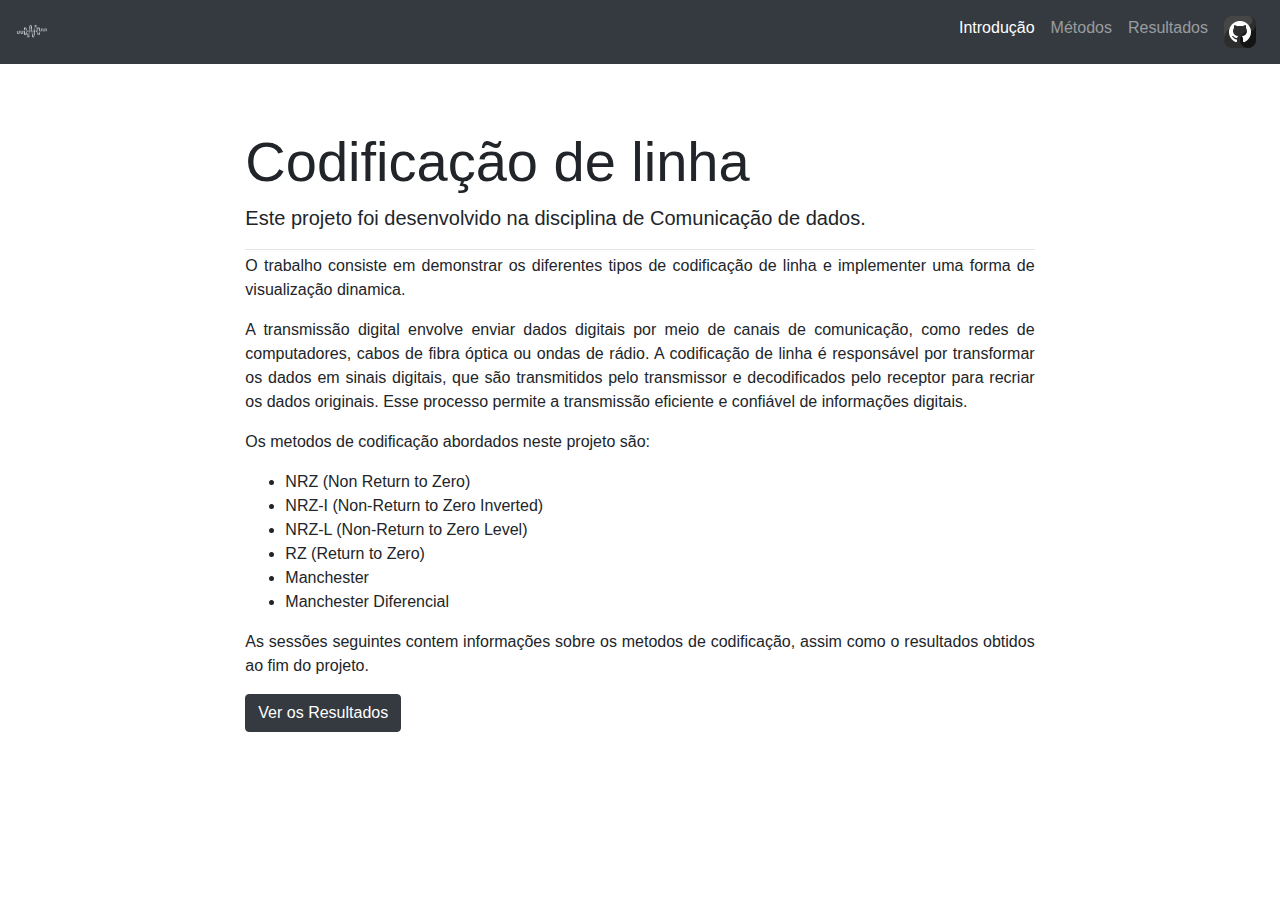
<file: index.html>
<!DOCTYPE html>
<html lang="pt-BR">

<head>
    <meta charset="UTF-8">
    <meta http-equiv="X-UA-Compatible" content="IE=edge">
    <meta name="viewport" content="width=device-width, initial-scale=1.0">
    <title>Modulação digital</title>
    <link rel="stylesheet" href="./assets/css/style.css">
    <link rel="icon" type="image/png" href="./assets/images/logo-wave.png" />

    <link rel="stylesheet" href="https://cdn.jsdelivr.net/npm/bootstrap@4.0.0/dist/css/bootstrap.min.css"
        integrity="sha384-Gn5384xqQ1aoWXA+058RXPxPg6fy4IWvTNh0E263XmFcJlSAwiGgFAW/dAiS6JXm" crossorigin="anonymous">
</head>

<body>
    <!-- Navbar-->
    <nav class="navbar navbar-expand-lg navbar-dark bg-dark sticky-top">
        <nav>
            <a class="navbar-brand" href="#">
                <img src="./assets/images/logo-white.png" width="30" class="d-inline-block align-top" alt="" style="margin: 1px;">
            </a>
        </nav>

        <button class="navbar-toggler" type="button" data-toggle="collapse" data-target="#navbarNavDropdown"
            aria-controls="navbarNavDropdown" aria-expanded="false" aria-label="Toggle navigation">
            <span class="navbar-toggler-icon"></span>
        </button>

        <div class="collapse navbar-collapse justify-content-end" id="navbarNavDropdown">
            <ul class="navbar-nav">
                <li class="nav-item active">
                    <a class="nav-link" href="index.html">Introdução</a>
                </li>
                <li class="nav-item">
                    <a class="nav-link" href="metodos.html">Métodos</a>
                </li>
                <li class="nav-item">
                    <a class="nav-link" href="resultados.html">Resultados</a>
                </li>
                 <li class="nav-item active">
                    <a href="https://github.com/ErikHenrique09/projetocdd" class="nav-link">
                        <img src="./assets/images/github (1).png" alt="github">
                    </a>
                </li>
            </ul>
        </div>
    </nav>

    <!-- Conteudo da pagina -->
    <div class="d-flex justify-content-center">
        <div class="jumbotron col-lg-8" style="background: white">
            <h1 class="display-4">Codificação de linha</h1>
            <p class="lead">Este projeto foi desenvolvido na disciplina de Comunicação de dados.</p>
            <hr class="my-1">
            <p>
                O trabalho consiste em demonstrar os diferentes tipos de codificação de linha e implementer
                uma forma de visualização dinamica.
            </p>
            <p>
                A transmissão digital envolve enviar dados digitais por meio de canais de comunicação, como
                redes de computadores, cabos de fibra óptica ou ondas de rádio. A codificação de linha é
                responsável por transformar os dados em sinais digitais, que são transmitidos pelo transmissor
                e decodificados pelo receptor para recriar os dados originais. Esse processo permite a
                transmissão eficiente e confiável de informações digitais.
            </p>
            <p>
                Os metodos de codificação abordados neste projeto são:
            </p>
            <ul>
                <li>NRZ (Non Return to Zero)</li>
                <li>NRZ-I (Non-Return to Zero Inverted)</li>
                <li>NRZ-L (Non-Return to Zero Level)</li>
                <li>RZ (Return to Zero)</li>
                <li>Manchester</li>
                <li>Manchester Diferencial</li>
            </ul>
            <p>
                As sessões seguintes contem informações sobre os metodos de codificação, assim como o resultados obtidos
                ao fim do projeto.
            </p>
            <p class="lead">
                <a class="btn btn-dark" href="resultados.html" role="button">Ver os Resultados</a>
            </p>
        </div>
    </div>

    <!-- Boostrap jquery e etc -->
    <script src="https://code.jquery.com/jquery-3.2.1.slim.min.js" integrity="sha384-KJ3o2DKtIkvYIK3UENzmM7KCkRr/rE9/Qpg6aAZGJwFDMVNA/GpGFF93hXpG5KkN" crossorigin="anonymous"></script>
    <script src="https://cdn.jsdelivr.net/npm/popper.js@1.12.9/dist/umd/popper.min.js" integrity="sha384-ApNbgh9B+Y1QKtv3Rn7W3mgPxhU9K/ScQsAP7hUibX39j7fakFPskvXusvfa0b4Q" crossorigin="anonymous"></script>
    <script src="https://cdn.jsdelivr.net/npm/bootstrap@4.0.0/dist/js/bootstrap.min.js" integrity="sha384-JZR6Spejh4U02d8jOt6vLEHfe/JQGiRRSQQxSfFWpi1MquVdAyjUar5+76PVCmYl" crossorigin="anonymous"></script>
</body>

</html>
</file>
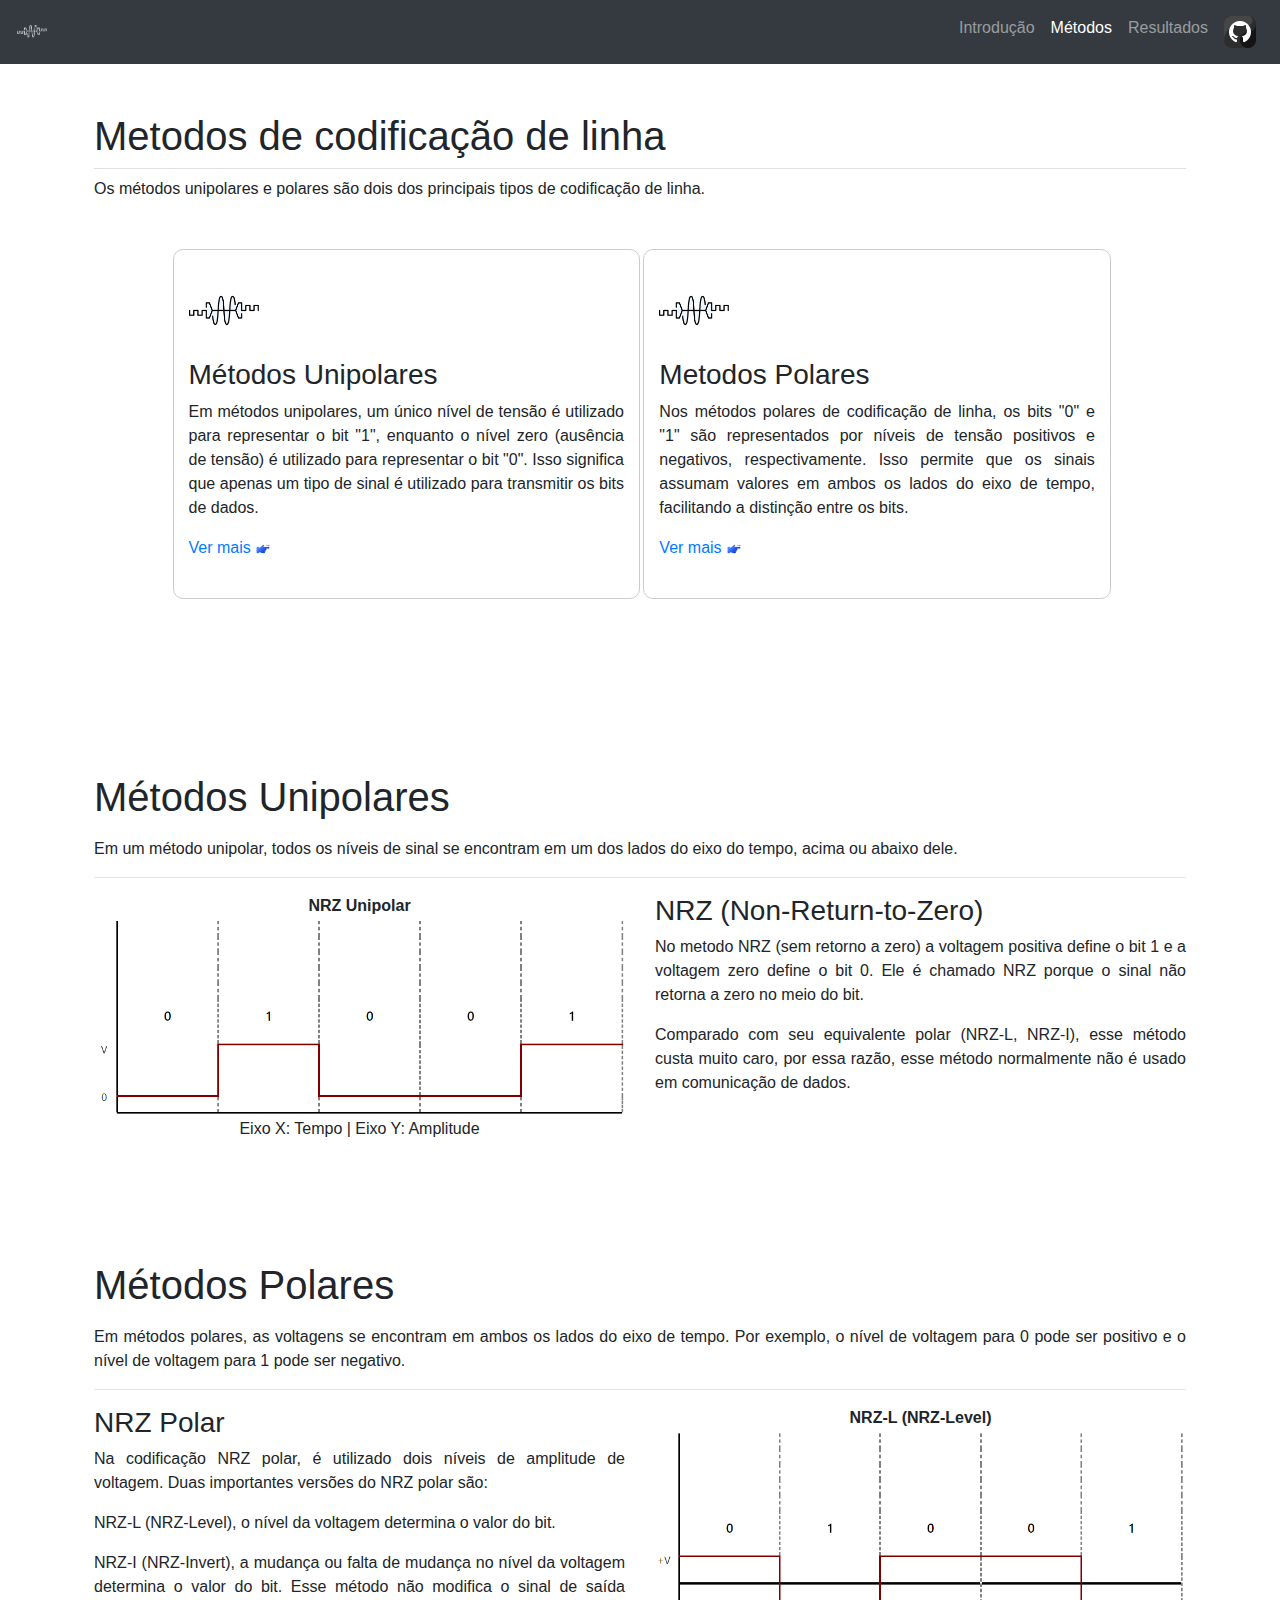
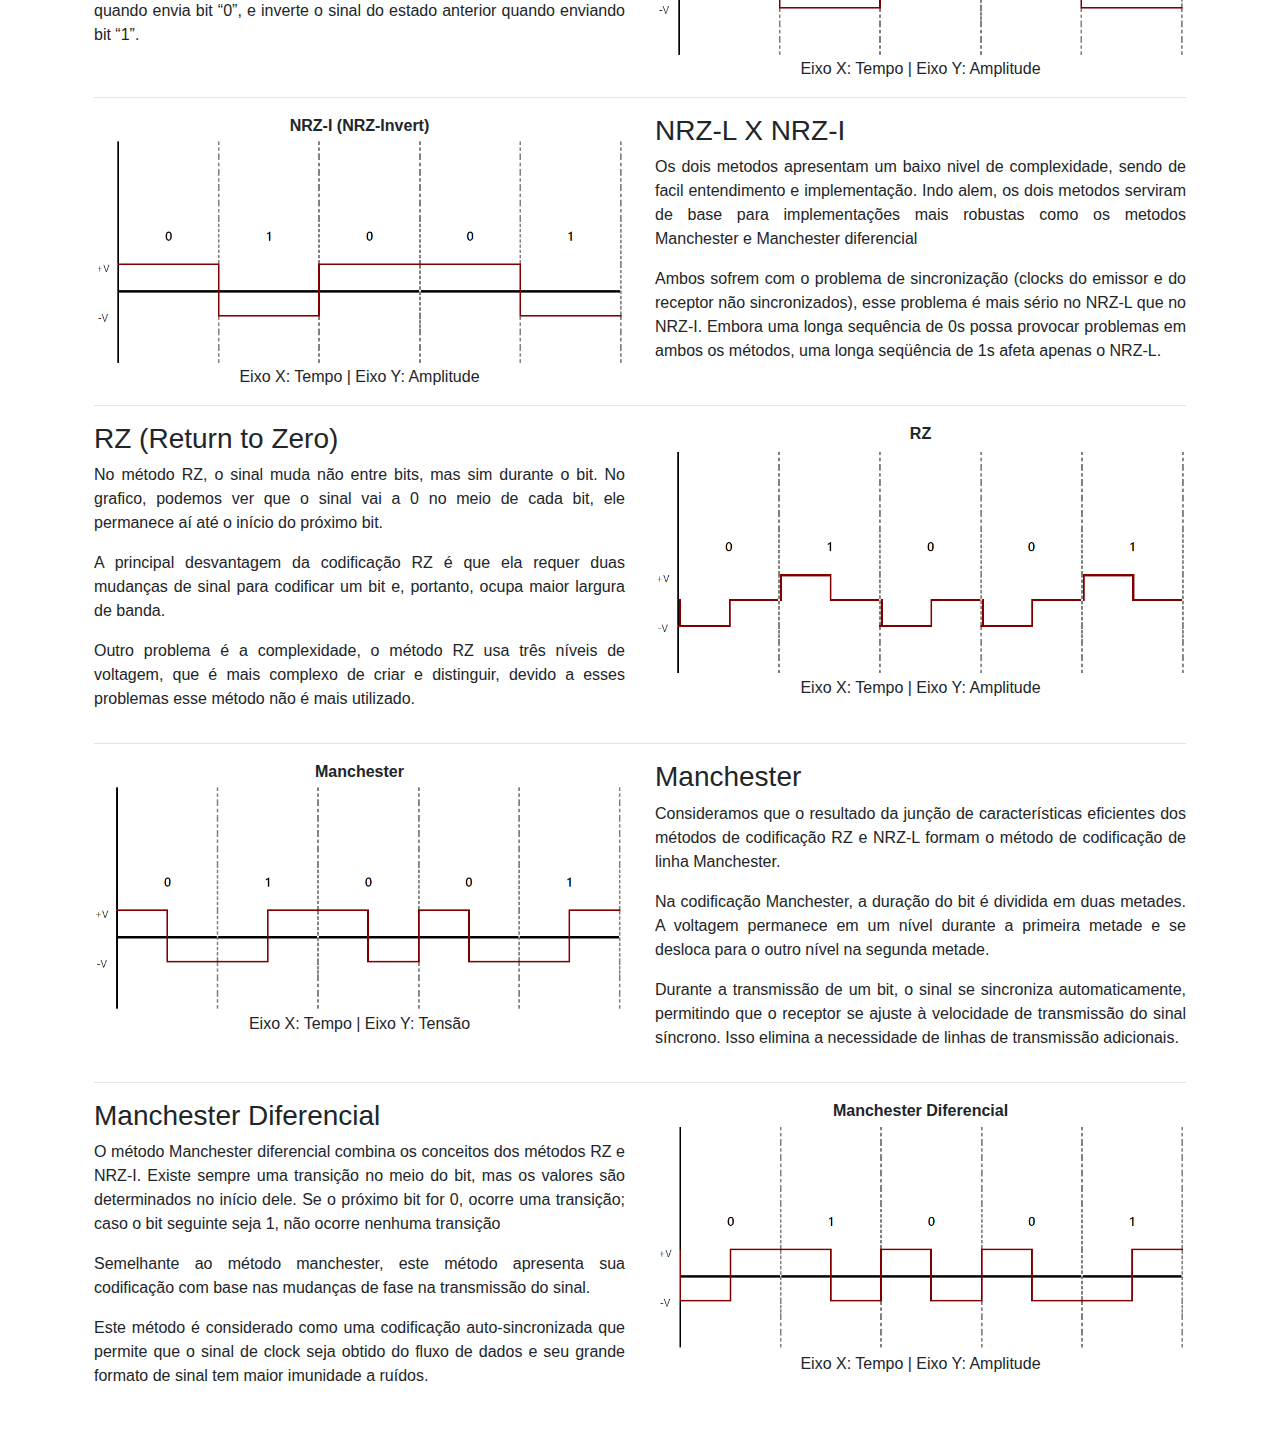
<file: metodos.html>
<!DOCTYPE html>
<html lang="pt-BR">

<head>
    <meta charset="UTF-8">
    <meta http-equiv="X-UA-Compatible" content="IE=edge">
    <meta name="viewport" content="width=device-width, initial-scale=1.0">
    <title>Metodos de codificação</title>

    <link rel="stylesheet" href="./assets/css/style.css">
    <link rel="icon" type="image/png" href="./assets/images/logo-wave.png"/>

    <link rel="stylesheet" href="https://cdn.jsdelivr.net/npm/bootstrap@4.0.0/dist/css/bootstrap.min.css"
          integrity="sha384-Gn5384xqQ1aoWXA+058RXPxPg6fy4IWvTNh0E263XmFcJlSAwiGgFAW/dAiS6JXm" crossorigin="anonymous">
</head>
<body>
    <!-- Navbar -->
    <nav class="navbar navbar-expand-lg navbar-dark bg-dark sticky-top">
        <nav>
            <a class="navbar-brand" href="#">
                <img src="./assets/images/logo-white.png" width="30" class="d-inline-block align-top" alt=""
                     style="margin: 1px;">
            </a>
        </nav>

        <button class="navbar-toggler" type="button" data-toggle="collapse" data-target="#navbarNavDropdown"
                aria-controls="navbarNavDropdown" aria-expanded="false" aria-label="Toggle navigation">
            <span class="navbar-toggler-icon"></span>
        </button>

        <div class="collapse navbar-collapse justify-content-end" id="navbarNavDropdown">
            <ul class="navbar-nav">
                <li class="nav-item">
                    <a class="nav-link" href="index.html">Introdução</a>
                </li>
                <li class="nav-item active">
                    <a class="nav-link" href="metodos.html">Métodos</a>
                </li>
                <li class="nav-item">
                    <a class="nav-link" href="resultados.html">Resultados</a>
                </li>
                <li class="nav-item active">
                    <a href="https://github.com/ErikHenrique09/projetocdd" class="nav-link">
                        <img src="./assets/images/github (1).png" alt="github">
                    </a>
                </li>
            </ul>
        </div>
    </nav>

    <!-- Header -->
    <div class="container px-4 py-5" id="featured-3">
        <h1 class="pb-2 border-bottom">Metodos de codificação de linha</h1>
        Os métodos unipolares e polares são dois dos principais tipos de codificação de linha.
        <div class="row py-5 justify-content-center">
            <div class="feature col-lg-5 col-12 box">
                <div class="feature-icon d-inline-flex align-items-center justify-content-center bg-gradient fs-2 mb-3">
                    <img src="./assets/images/logodark2.png" alt="aa" width="70" height="70" class="mx-auto">
                </div>
                <h3 class="fs-2">Métodos Unipolares</h3>
                <p>
                    Em métodos unipolares, um único nível de tensão é utilizado para
                    representar o bit "1", enquanto o nível zero (ausência de tensão)
                    é utilizado para representar o bit "0". Isso significa que apenas
                    um tipo de sinal é utilizado para transmitir os bits de dados.
                </p>
                <a href="#metodos-unipolares" class="icon-link">
                    Ver mais
                    <img src="./assets/images/arraste-para-a-direita.png" alt="seta">
                </a>
            </div>
            <div class="feature col-lg-5 col-12 box">
                <div
                    class="feature-icon d-inline-flex align-items-center justify-content-center text-bg-primary bg-gradient fs-2 mb-3">
                    <img src="./assets/images/logodark2.png" alt="aa" width="70" height="70" class="mx-auto">
                </div>
                <h3 class="fs-4">Metodos Polares</h3>
                <p>
                    Nos métodos polares de codificação de linha, os bits "0" e "1" são
                    representados por níveis de tensão positivos e negativos, respectivamente.
                    Isso permite que os sinais assumam valores em ambos os lados do eixo de tempo,
                    facilitando a distinção entre os bits.
                </p>
                <a href="#metodos-polares" class="icon-link">
                    Ver mais
                    <img src="./assets/images/arraste-para-a-direita.png" alt="seta">
                </a>
            </div>
        </div>
    </div>

    <!-- MEtodos Unipolares-->
    <div class="row">
        <div class="col-lg-12">
            <div id="metodos-unipolares">
                <div class="col-12 align-content-center">
                    <div class="container px-4 py-5">
                        <br>
                        <h1 class="pb-2">Métodos Unipolares</h1>
                        <p>Em um método unipolar, todos os níveis de sinal se encontram
                        em um dos lados do eixo do tempo, acima ou abaixo dele.</p>
                        <hr class="featurette-divider">
                        <div class="row featurette">
                            <div class="col-md-12 order-md-1 order-lg-2 col-lg-6">
                                <h3 class="pilsen">NRZ (Non-Return-to-Zero)</h3>
                                <p class="align">
                                    No metodo NRZ (sem retorno a zero) a voltagem positiva
                                    define o bit 1 e a voltagem zero define o bit 0. Ele é
                                    chamado NRZ porque o sinal não retorna a zero no meio do bit.
                                </p>
                                <p>
                                    Comparado com seu equivalente polar (NRZ-L, NRZ-I),
                                    esse método custa muito caro, por essa razão, esse método
                                    normalmente não é usado em comunicação de dados.
                                </p>
                            </div>
                            <div class="col-md-12 order-md-1 col-sm-12 col-lg-6">
                                <div class="content-center" style="text-align: center;">
                                   <a><b>NRZ Unipolar</b></a>
                                </div>
                                <img
                                    class="bd-placeholder-img bd-placeholder-img-lg featurette-image img-fluid mx-auto"
                                    width=100% height="100%" src="./assets/images/nrz.png" role="img"
                                    aria-label="Placeholder: 500x500"
                                    preserveAspectRatio="xMidYMid slice" focusable="false">
                                <title>Chopp</title>
                                <div class="content-center" style="text-align: center;">
                                   <a>Eixo X: Tempo | Eixo Y: Amplitude</a>
                                </div>
                            </div>
                        </div>
                    </div>
                </div>
            </div>
        </div>
    </div>

    <!-- Metodos Polares -->
    <div class="row">
        <div class="col-lg-12">
            <div id="metodos-polares">
                <div class="col-12 align-content-center">
                    <div class="container px-4 py-5">
                        <br>
                        <h1 class="pb-2">Métodos Polares</h1>
                        <p>Em métodos polares, as voltagens se encontram em ambos os lados
                        do eixo de tempo. Por exemplo, o nível de voltagem para 0 pode ser
                        positivo e o nível de voltagem para 1 pode ser negativo.</p>
                        <hr class="featurette-divider">
                        <div class="row featurette">
                             <div class="col-md-12 order-md-1 order-lg-2 col-lg-6">
                                <h3 class="pilsen">NRZ Polar</h3>
                                <p class="align">
                                    Na codificação NRZ polar, é utilizado dois níveis de amplitude
                                    de voltagem. Duas importantes versões do NRZ polar são:
                                </p>
                                <p class="align">
                                    NRZ-L (NRZ-Level), o nível da voltagem determina o valor do bit.
                                </p>
                                <p class="align">
                                    NRZ-I (NRZ-Invert), a mudança ou falta de mudança no nível da
                                    voltagem determina o valor do bit. Esse método não modifica o
                                    sinal de saída quando envia bit “0”, e inverte o sinal do estado
                                    anterior quando enviando bit “1”.
                                </p>
                            </div>
                            <div class="col-md-12 order-md-2 col-sm-12 col-lg-6">
                                <div class="content-center" style="text-align: center;">
                                   <a><b>NRZ-L (NRZ-Level)</b></a>
                                </div>
                                <img
                                    class="bd-placeholder-img bd-placeholder-img-lg featurette-image img-fluid mx-auto"
                                    width=100% height="100%" src="./assets/images/nrzl.png" role="img"
                                    aria-label="Placeholder: 500x500"
                                    preserveAspectRatio="xMidYMid slice" focusable="false">
                                <title>Chopp</title>
                                <div class="content-center" style="text-align: center;">
                                   <a>Eixo X: Tempo | Eixo Y: Amplitude</a>
                                </div>
                            </div>
                        </div>
                        <hr class="featurette-divider">
                        <div class="row featurette">
                            <div class="col-md-12 order-lg-2 order-md-1 col-lg-6">
                                <h3 class="ipa">NRZ-L X NRZ-I</h3>
                                <p class="align">
                                    Os dois metodos apresentam um baixo nivel de complexidade, sendo de
                                    facil entendimento e implementação. Indo alem, os dois metodos serviram
                                    de base para implementações mais robustas como os metodos Manchester e
                                    Manchester diferencial
                                </p>
                                <p class="align">
                                    Ambos sofrem com o problema de sincronização (clocks do emissor
                                    e do receptor não sincronizados), esse problema é mais sério no NRZ-L que
                                    no NRZ-I. Embora uma longa sequência de 0s possa provocar problemas em ambos
                                    os métodos, uma longa seqüência de 1s afeta apenas o NRZ-L.
                                </p>
                            </div>
                            <div class="col-md-12 order-lg-1 order-md-2 col-sm-12 col-lg-6">
                                <div class="content-center" style="text-align: center;">
                                   <a><b>NRZ-I (NRZ-Invert)</b></a>
                                </div>
                                <img
                                    class="bd-placeholder-img bd-placeholder-img-lg featurette-image img-fluid mx-auto"
                                    width=100% height="100%" src="./assets/images/nrzl.png" role="img"
                                    aria-label="Placeholder: 500x500"
                                    preserveAspectRatio="xMidYMid slice" focusable="false">
                                <title>Chopp</title>
                                <div class="content-center" style="text-align: center;">
                                   <a>Eixo X: Tempo | Eixo Y: Amplitude</a>
                                </div>
                            </div>
                        </div>
                        <hr class="featurette-divider">
                        <div class="row featurette">
                            <div class="col-md-12 order-md-1 order-lg-2 col-lg-6">
                                <h3 class="pilsen">RZ (Return to Zero)</h3>
                                <p class="align">
                                    No método RZ, o sinal muda não entre bits, mas sim durante o bit.
                                    No grafico, podemos ver que o sinal vai a 0 no meio de cada bit,
                                    ele permanece aí até o início do próximo bit.
                                </p>
                                <p class="align">
                                    A principal desvantagem da codificação RZ é que ela requer duas mudanças
                                    de sinal para codificar um bit e, portanto, ocupa maior largura de banda.
                                </p>
                                <p class="align">
                                    Outro problema é a complexidade, o método RZ usa três níveis de voltagem,
                                    que é mais complexo de criar e distinguir, devido a esses problemas esse
                                    método não é mais utilizado.
                                </p>
                            </div>
                            <div class="col-md-12 order-md-2 col-sm-12 col-lg-6">
                                <div class="content-center" style="text-align: center;">
                                   <a><b>RZ</b></a>
                                </div>
                                <img
                                    class="bd-placeholder-img bd-placeholder-img-lg featurette-image img-fluid mx-auto"
                                    width=100% height="100%" src="./assets/images/rz.png" role="img"
                                    aria-label="Placeholder: 500x500"
                                    preserveAspectRatio="xMidYMid slice" focusable="false">
                                <title>Chopp</title>
                                <div class="content-center" style="text-align: center;">
                                   <a>Eixo X: Tempo | Eixo Y: Amplitude</a>
                                </div>
                            </div>
                        </div>
                        <hr class="featurette-divider">
                        <div class="row featurette">
                            <div class="col-md-12 order-lg-2 order-md-1 col-lg-6">
                                <h3 class="ipa">Manchester</h3>

                                <p class="align">
                                    Consideramos que o resultado da junção de características eficientes dos
                                    métodos de codificação RZ e NRZ-L formam o método de codificação de linha
                                    Manchester.
                                </p>
                                <p class="align">
                                    Na codificação Manchester, a duração do bit é dividida em duas
                                    metades. A voltagem permanece em um nível durante a primeira metade e se
                                    desloca para o outro nível na segunda metade.
                                </p>
                                <p class="align">
                                    Durante a transmissão de um bit, o sinal se sincroniza automaticamente,
                                    permitindo que o receptor se ajuste à velocidade de transmissão do sinal
                                    síncrono. Isso elimina a necessidade de linhas de transmissão adicionais.
                                </p>
                            </div>
                            <div class="col-md-12 order-lg-1 order-md-2 col-sm-12 col-lg-6">
                                <div class="content-center" style="text-align: center;">
                                   <a><b>Manchester</b></a>
                                </div>
                                <img
                                    class="bd-placeholder-img bd-placeholder-img-lg featurette-image img-fluid mx-auto"
                                    width=100% height="100%" src="./assets/images/manchester.png" role="img"
                                    aria-label="Placeholder: 500x500"
                                    preserveAspectRatio="xMidYMid slice" focusable="false">
                                <title>Chopp</title>
                                <div class="content-center" style="text-align: center;">
                                   <a>Eixo X: Tempo | Eixo Y: Tensão</a>
                                </div>
                            </div>
                        </div>
                        <hr class="featurette-divider">
                        <div class="row featurette">
                            <div class="col-md-12 order-md-1 order-lg-2 col-lg-6">
                                <h3 class="pilsen">Manchester Diferencial</h3>
                                <p class="align">
                                    O método Manchester diferencial combina os conceitos dos métodos RZ e NRZ-I.
                                    Existe sempre uma transição no meio do bit, mas os valores são determinados
                                    no início dele. Se o próximo bit for 0, ocorre uma transição; caso o bit seguinte
                                    seja 1, não ocorre nenhuma transição
                                </p>
                                <p class="align">
                                    Semelhante ao método manchester, este método apresenta sua codificação com base
                                    nas mudanças de fase na transmissão do sinal.
                                </p>
                                <p class="align">
                                    Este método é considerado como uma codificação auto-sincronizada que permite que
                                    o sinal de clock seja obtido do fluxo de dados e seu grande formato de sinal tem
                                    maior imunidade a ruídos.
                                </p>
                            </div>
                            <div class="col-md-12 order-md-2 col-sm-12 col-lg-6">
                                <div class="content-center" style="text-align: center;">
                                   <a><b>Manchester Diferencial</b></a>
                                </div>
                                <img
                                    class="bd-placeholder-img bd-placeholder-img-lg featurette-image img-fluid mx-auto"
                                    width=100% height="100%" src="./assets/images/manchesterdiferencial.png" role="img"
                                    aria-label="Placeholder: 500x500"
                                    preserveAspectRatio="xMidYMid slice" focusable="false">
                                <title>Chopp</title>
                                <div class="content-center" style="text-align: center;">
                                   <a>Eixo X: Tempo | Eixo Y: Amplitude</a>
                                </div>
                            </div>
                        </div>
                    </div>
                </div>
            </div>
        </div>
    </div>

    <!-- Boostrap jquery e etc -->
    <script src="https://code.jquery.com/jquery-3.2.1.slim.min.js" integrity="sha384-KJ3o2DKtIkvYIK3UENzmM7KCkRr/rE9/Qpg6aAZGJwFDMVNA/GpGFF93hXpG5KkN" crossorigin="anonymous"></script>
    <script src="https://cdn.jsdelivr.net/npm/popper.js@1.12.9/dist/umd/popper.min.js" integrity="sha384-ApNbgh9B+Y1QKtv3Rn7W3mgPxhU9K/ScQsAP7hUibX39j7fakFPskvXusvfa0b4Q" crossorigin="anonymous"></script>
    <script src="https://cdn.jsdelivr.net/npm/bootstrap@4.0.0/dist/js/bootstrap.min.js" integrity="sha384-JZR6Spejh4U02d8jOt6vLEHfe/JQGiRRSQQxSfFWpi1MquVdAyjUar5+76PVCmYl" crossorigin="anonymous"></script>
</body>
</html>
</file>
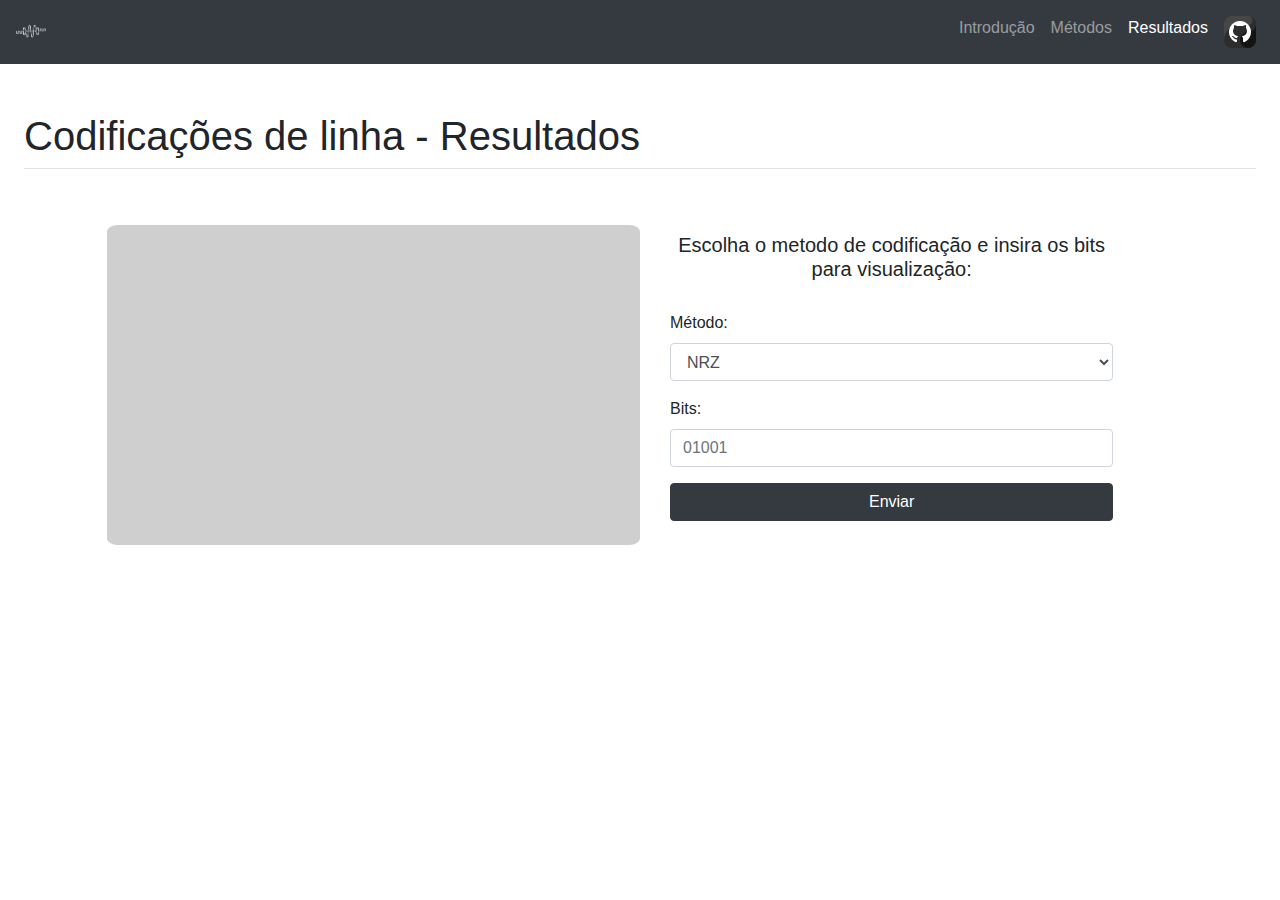
<file: resultados.html>
<!DOCTYPE html>
<html lang="pt-BR">

<head>
    <meta charset="UTF-8">
    <meta http-equiv="X-UA-Compatible" content="IE=edge">
    <meta name="viewport" content="width=device-width, initial-scale=1.0">
    <title>Resultado dos Algoritmos</title>

    <link rel="stylesheet" href="./assets/css/style.css">
    <link rel="icon" type="image/png" href="./assets/images/logo-wave.png" />

    <link rel="stylesheet" href="https://cdn.jsdelivr.net/npm/bootstrap@4.0.0/dist/css/bootstrap.min.css"
        integrity="sha384-Gn5384xqQ1aoWXA+058RXPxPg6fy4IWvTNh0E263XmFcJlSAwiGgFAW/dAiS6JXm" crossorigin="anonymous">

</head>

<body>
    <!-- Navbar -->
    <nav class="navbar navbar-expand-lg navbar-dark bg-dark">
        <a class="navbar-brand" href="index.html">
            <img src="./assets/images/logo-white.png" width="30" class="d-inline-block align-top" alt="">
        </a>

        <button class="navbar-toggler" type="button" data-toggle="collapse" data-target="#navbarNavDropdown"
            aria-controls="navbarNavDropdown" aria-expanded="false" aria-label="Toggle navigation">
            <span class="navbar-toggler-icon"></span>
        </button>
        <div class="collapse navbar-collapse justify-content-end" id="navbarNavDropdown">
            <ul class="navbar-nav">
                <li class="nav-item">
                    <a class="nav-link" href="index.html">Introdução</a>
                </li>
                <li class="nav-item">
                    <a class="nav-link" href="metodos.html">Métodos</a>
                </li>
                <li class="nav-item active">
                    <a class="nav-link" href="resultados.html">Resultados</a>
                </li>
                <li class="nav-item">
                    <a href="https://github.com/ErikHenrique09/projetocdd" class="nav-link">
                        <img src="./assets/images/github (1).png" alt="github">
                    </a>
                </li>
            </ul>
        </div>
    </nav>

    <!-- Titulo -->
    <div class="container-fluid px-4 py-5" id="featured-3">
        <h1 class="pb-2 border-bottom">Codificações de linha - Resultados</h1>
    </div>

    <!-- Conteudo da pagina -->
    <div class="container-fluid col-10">
        <div class="row" style="padding-bottom: 5%;">
            <!-- Onde o grafico vai ficar -->
            <div id="bodySk" class=" row skeleton col-lg-6 col-md-12 col-sm-12 mx-auto">
                <!--Paia demais <div id="tens" class="binary col-lg-1 col-sm-6"></div> -->
                <div class="responsive-matrix col-lg-12 col-md-12 col-sm-12" id="matriz"></div>
            </div>

            <!-- Formulario de interação com o usuario -->
            <div class="col-lg-6 col-sm-12">
                <div class="row col-sm-12 col-lg-12 ">
                    <div class="col-lg-12 col-sm-12 offset-lg-12 my-md-2">
                    <h5 class="text-algoritmo">Escolha o metodo de codificação e insira os bits para visualização:</h5>
                    <div class="form-group ">
                        <label for="method">Método:</label>
                        <select class="form-control" id="method">
                            <option value="NRZ">NRZ</option>
                            <option value="NRZL">NRZ-L</option>
                            <option value="NRZI">NRZ-I</option>
                            <option value="RZ">RZ</option>
                            <option value="Manchester">Manchester</option>
                            <option value="ManchesterDiferencial">Manchester Diferencial</option>
                        </select>
                    </div>
                    <div class="form-group">
                        <label for="text">Bits:</label>
                        <input type="text" class="form-control" id="text" placeholder="01001">
                    </div>
                    <div class="form-group text-center">
                        <button type="button" class="col-12 btn btn-dark" onclick="drawMatrix()">Enviar</button>
                    </div>
                    </div>
                </div>
            </div>
        </div>
    </div>

    <!-- Script desenvolvido para gerar o grafico -->
    <script type="text/javascript" src="./assets/js/script.js"></script>

    <!-- Boostrap jquery e etc -->
    <script src="https://code.jquery.com/jquery-3.2.1.slim.min.js" integrity="sha384-KJ3o2DKtIkvYIK3UENzmM7KCkRr/rE9/Qpg6aAZGJwFDMVNA/GpGFF93hXpG5KkN" crossorigin="anonymous"></script>
    <script src="https://cdn.jsdelivr.net/npm/popper.js@1.12.9/dist/umd/popper.min.js" integrity="sha384-ApNbgh9B+Y1QKtv3Rn7W3mgPxhU9K/ScQsAP7hUibX39j7fakFPskvXusvfa0b4Q" crossorigin="anonymous"></script>
    <script src="https://cdn.jsdelivr.net/npm/bootstrap@4.0.0/dist/js/bootstrap.min.js" integrity="sha384-JZR6Spejh4U02d8jOt6vLEHfe/JQGiRRSQQxSfFWpi1MquVdAyjUar5+76PVCmYl" crossorigin="anonymous"></script>

</body>

</html>
</file>
<file: assets/css/style.css>
:root {
    /* Sobre a pagina */
    --bgColor: white;
    /*Propriedades da linha tracejada do grafico*/
    --widthTrace: 3px;
    --colorTrace: gray;
    --typeTrace: dashed;
    --drawTrace: var(--widthTrace) var(--colorTrace) var(--typeTrace);
    /*Propriedades das celulas que montam a codificação de linha*/
    --heightCell: 80px;
    --widthLineCODEC: 3px;
    --typeLineCODEC: solid;
    --colorLineCODEC: #800000;
    --drawLineCODEC: var(--widthLineCODEC)  var(--typeLineCODEC)  var(--colorLineCODEC);
}

/* Estilização */
body::-webkit-scrollbar {
    width: 12px;
}

body::-webkit-scrollbar-track {
    background: #262626;
}

body::-webkit-scrollbar-thumb {
    background-color: #595959;
    border-radius: 20px;
    border: 3px solid #262626;
}

html {
    overflow-x: hidden;
}

p{
    text-align: justify;
}

.box {
    transition: box-shadow .3s;
    border-radius: 10px;
    border: 1px solid #ccc;
    background: #fff;
    padding: 2%;
    height: 350px;
    margin-bottom: 0.5%;
    margin-left: 0.3%;
}

.bg-index{
    background-color: #D3D3D3;
}

.image{
    margin-left: -10px;
    margin-right: -10px;
    margin-bottom: -10px;
}

.box:hover {
    box-shadow: 0 0 11px rgba(33, 33, 33, .2);
}

.text-algoritmo{
    text-align: center;
    padding-bottom: 5%;
}

.skeleton{
    background: #CFCFCF;
    border-radius: 2%;
    text-align:center;
}

/* Desenho dos graficos */
.tensoes {
    justify-content: center;
    flex-direction: column;
    align-items: center;
    margin-top: 50%;
}

.tensoes div {
    margin-bottom: 5px;
}

.binary{
    justify-content: center;
    flex-direction: column;
    align-items: center;
    margin-top: 25%;
    
}

.binary .zero{
    padding-top: 50px;
}

.binary .one{
    padding-top: 80%;
}

.responsive-matrix {
    max-width: 100%;
    overflow-x: auto;
}

.legenda{
    color: black;
    text-align: center;
    font-weight: 500;
    font-size: 20px;
    border: transparent;
    border-right: var(--drawTrace);
    width: 50px;
}
.legenda:hover{
    background-color: #CFCFCF;
}

.normRow{
    border-right: var(--drawTrace)
}

.leftBorder{
    margin-right: 50px;
    border-left: 3px solid black;
    border-right: 10px;
}

.bottomBorder{
    border-bottom: 3px solid black;
}

/* Montagem de celulas dio grafico Manchester*/
.mch0p1{
    border-top: var(--drawLineCODEC);
    border-right: var(--drawLineCODEC);
    height:var(--heightCell);
}
.mch0p11{
    border-right: var(--drawLineCODEC);
    border-left: var(--drawLineCODEC);
    height:var(--heightCell);
}
.mch0p2{
    border-bottom: var(--drawLineCODEC);
    border-right: var(--drawTrace);
    height:var(--heightCell);
}

.mch1p1{
    border-bottom: var(--drawLineCODEC);
    border-right: var(--drawLineCODEC);
    height:var(--heightCell);
}
.mch1p11{
    border-bottom: var(--drawLineCODEC);
    border-right: var(--drawLineCODEC);
    border-left: var(--drawLineCODEC);
    height:var(--heightCell);
}
.mch1p2{/* Mesmo probleminha nunca da pra por no top*/
    border-top: var(--drawLineCODEC);
    border-right: var(--drawTrace);
}

/* Montagem de celulas do grafico Manchester Diferencial */

.dmch0p1{/*Sem inversão*/
    border-top: transparent;
    border-right: var(--drawLineCODEC);
    border-left: var(--drawLineCODEC);
    border-bottom: var(--drawLineCODEC);
    height:var(--heightCell);
} /*Parte 1 de quando é 0 */
.dmch0p2{
    border-top: var(--drawLineCODEC);
    border-right: var(--drawTrace);
    height:var(--heightCell);
} /*Parte 2 de quando é 0 */
.dmch0p1Inv{/*Sem inversão*/
    border-right: var(--drawLineCODEC);
    border-left: var(--drawLineCODEC);
    border-top: var(--drawLineCODEC);
    height:var(--heightCell);
}
.dmch0p2Inv{/*Sem inversão*/
    border-top: transparent;
    border-bottom: var(--drawLineCODEC);
    border-right: var(--drawTrace);
    height:var(--heightCell);
}

.dmch1p1{
    border-top: var(--drawLineCODEC);
    border-right: var(--drawLineCODEC);
    height:var(--heightCell);
}
.dmch1p2{/* Mesmo probleminha nunca da pra por no top*/
    border-bottom: var(--drawLineCODEC);
    border-right: var(--drawTrace);
}
.dmch1p1Inv{
    border-right: var(--drawLineCODEC);
    border-bottom: var(--drawLineCODEC);
    height:var(--heightCell);
}
.dmch1p2Inv{
    border-top: var(--drawLineCODEC);
    border-right: var(--drawTrace);
}

/* Montagem das celulas do grafico NRZUnipolar*/
.nrz0 {
    border-top: transparent;
    border-left: var(--drawLineCODEC);
    border-bottom:var(--drawLineCODEC);
    border-right: var(--drawTrace);
    height: 80px;
}
.nrz00{
    border-top: transparent;
    border-bottom:var(--drawLineCODEC);
    border-right: var(--drawTrace);
    height:var(--heightCell);
}

.nrz1 {/*Border top n funciona em nada*/
    border-left:var(--drawLineCODEC);
    border-top: var(--drawLineCODEC);
    border-right: var(--drawTrace);
    height:var(--heightCell);
}
.nrz11{/*N funciona*/
    border-top: var(--drawLineCODEC);
    border-right: var(--drawTrace);
    height:var(--heightCell);
}

/* Montagem das celulas do grafico NRZLevel */
.nrzl0 {/*Border top n funciona em nada*/
    border-left:var(--drawLineCODEC);
    border-top: var(--drawLineCODEC);
    border-right: var(--drawTrace);
    height:var(--heightCell);
}
.nrzl00{/*N funciona*/
    border-top: var(--drawLineCODEC);
    border-right: var(--drawTrace);
    height:var(--heightCell);
}

.nrzl1 {
    border-top: transparent;
    border-left: var(--drawLineCODEC);
    border-bottom:var(--drawLineCODEC);
    border-right: var(--drawTrace);
    height:var(--heightCell);
}
.nrzl11{
    border-top: transparent;
    border-bottom:var(--drawLineCODEC);
    border-right: var(--drawTrace);
    height:var(--heightCell);
}

/*Montagem das celulas do grafico NRZInvert*/
.nrzi0{
    border-top: var(--drawLineCODEC);
    border-right: var(--drawTrace);
    height:var(--heightCell);
}
.nrzi0Inv{
    border-bottom: var(--drawLineCODEC);
    border-right: var(--drawTrace);
    height:var(--heightCell);
}

.nrzi1{
    border-left: var(--drawLineCODEC);
    border-bottom: var(--drawLineCODEC);
    border-right: var(--drawTrace);
    height:var(--heightCell);
}
.nrzi1Inv{
    border-left: var(--drawLineCODEC);
    border-right: var(--drawTrace);
    border-top: var(--drawLineCODEC);
    height:var(--heightCell);
}

/*Montagem das celulas do grafico RZ*/

.rz {
    height: var(--heightCell);
}

.lrz1{
    position: relative;
} /*linha vertical inferior*/
.lrz1::after {
    content: "";
    position: absolute;
    top: 48.7%;
    right: 0;
    left:0;
    height: 53%;
    width: var(--widthLineCODEC);
    background-color: var(--colorLineCODEC);
}

.lrz2 {
    position: relative;
    line-height: 1;
}/*linha horizontal inferior*/
.lrz2::before {
    content: '';
    position: absolute;
    left: 0;
    right: 0;
    top: 48%;
    height: var(--widthLineCODEC);
    background-color: var(--colorLineCODEC);
}

.lrz3{
    position: relative;
}
.lrz3::after {
    content: "";
    position: absolute;
    top: 0;
    right: 0;
    left:0;
    height: 52%;
    width: var(--widthLineCODEC);
    background-color: var(--colorLineCODEC);
}

.lrz5 {
    position: relative;
    line-height: 1;
}/* linha horizontal superior*/
.lrz5::before {
    content: '';
    position: absolute;
    left: 0;
    right: 0;
    top: 0;
    height: var(--widthLineCODEC);
    background-color: var(--colorLineCODEC);
}

/* Para por uma linha no meio da celula pra representar o eixo do tempo */
.l0 {
    position: relative;
    line-height: 1;
}
.l0::before {
    content: '';
    position: absolute;
    left: 0;
    right: 0;
    top: 50%;
    height: var(--widthLineCODEC);
    background-color: black;
}

.l1 {
    position: relative;
    line-height: 1;
}
.l1::before {
    content: '';
    position: absolute;
    left: 0;
    right: 0;
    top: 51.7%;
    height: var(--widthLineCODEC);
    background-color: black;
}
</file>
